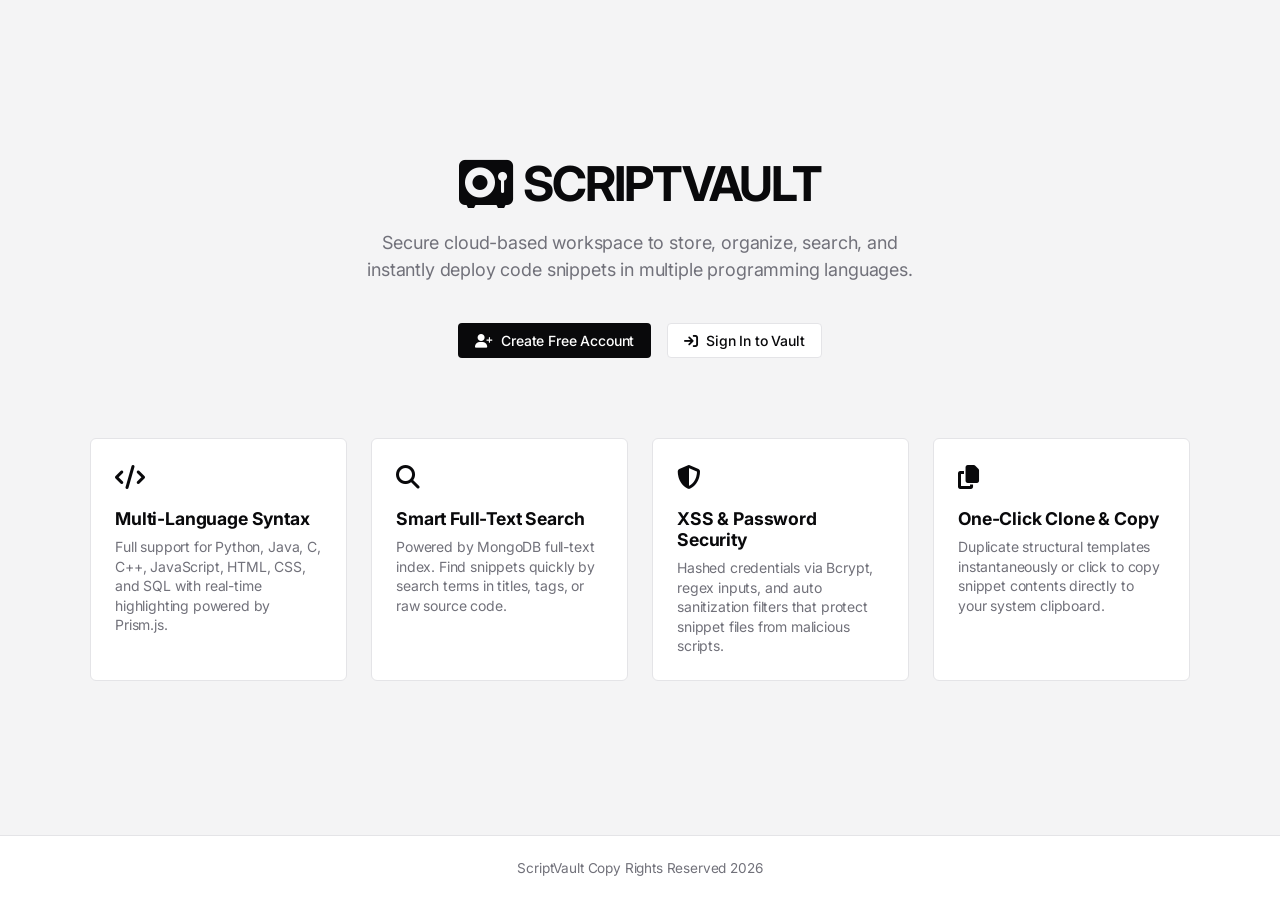
<file: frontend/index.html>
<!DOCTYPE html>
<html lang="en">
<head>
    <meta charset="UTF-8">
    <meta name="viewport" content="width=device-width, initial-scale=1.0">
    <title>ScriptVault - Automated Multi-Language Code Snippet Manager</title>
    <link rel="stylesheet" href="https://cdnjs.cloudflare.com/ajax/libs/font-awesome/6.4.0/css/all.min.css">
    <link rel="stylesheet" href="css/style.css?v=4">
</head>
<body>
    <div class="landing-hero">
        <h1 class="brand-title">
            <i class="fa-solid fa-vault"></i> SCRIPTVAULT
        </h1>
        <p class="landing-tagline">
            Secure cloud-based workspace to store, organize, search, and instantly deploy code snippets in multiple programming languages.
        </p>
        
        <div class="hero-actions">
            <a href="/register" class="btn btn-primary">
                <i class="fa-solid fa-user-plus"></i> Create Free Account
            </a>
            <a href="/login" class="btn btn-secondary">
                <i class="fa-solid fa-arrow-right-to-bracket"></i> Sign In to Vault
            </a>
        </div>

        <div class="features-grid">
            <div class="feature-card">
                <div class="feature-icon">
                    <i class="fa-solid fa-code"></i>
                </div>
                <h3>Multi-Language Syntax</h3>
                <p>Full support for Python, Java, C, C++, JavaScript, HTML, CSS, and SQL with real-time highlighting powered by Prism.js.</p>
            </div>
            
            <div class="feature-card">
                <div class="feature-icon">
                    <i class="fa-solid fa-magnifying-glass"></i>
                </div>
                <h3>Smart Full-Text Search</h3>
                <p>Powered by MongoDB full-text index. Find snippets quickly by search terms in titles, tags, or raw source code.</p>
            </div>
            
            <div class="feature-card">
                <div class="feature-icon">
                    <i class="fa-solid fa-shield-halved"></i>
                </div>
                <h3>XSS & Password Security</h3>
                <p>Hashed credentials via Bcrypt, regex inputs, and auto sanitization filters that protect snippet files from malicious scripts.</p>
            </div>

            <div class="feature-card">
                <div class="feature-icon">
                    <i class="fa-solid fa-copy"></i>
                </div>
                <h3>One-Click Clone & Copy</h3>
                <p>Duplicate structural templates instantaneously or click to copy snippet contents directly to your system clipboard.</p>
            </div>
        </div>
    </div>

    <footer class="landing-footer">
        <p>ScriptVault Copy Rights Reserved 2026</p>
    </footer>

    <script>
        if (localStorage.getItem("user")) {
            window.location.href = "/dashboard";
        }
</script>
</body>
</html>
</file>
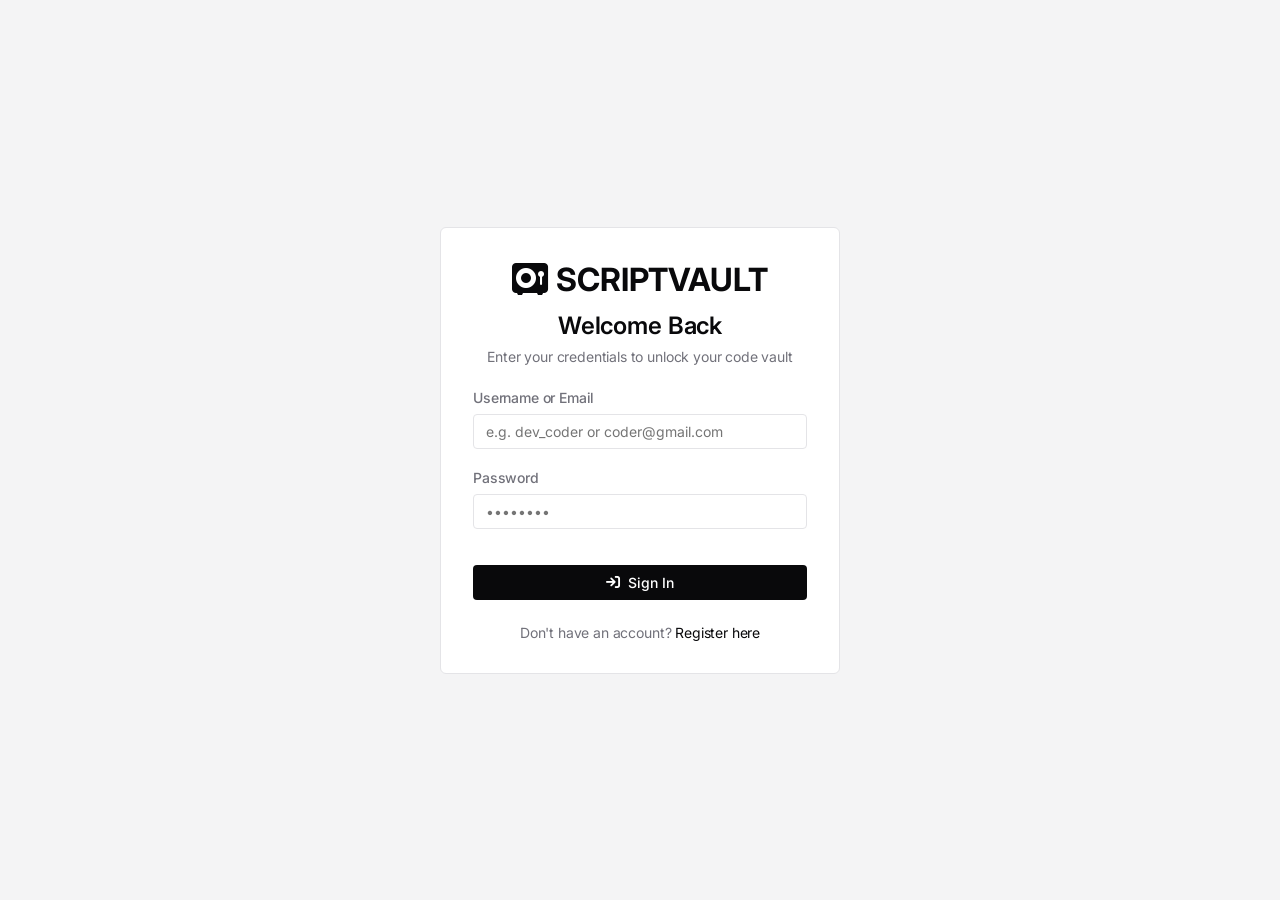
<file: frontend/login.html>
<!DOCTYPE html>
<html lang="en">
<head>
    <meta charset="UTF-8">
    <meta name="viewport" content="width=device-width, initial-scale=1.0">
    <title>Login - ScriptVault</title>
    <link rel="stylesheet" href="https://cdnjs.cloudflare.com/ajax/libs/font-awesome/6.4.0/css/all.min.css">
    <link rel="stylesheet" href="css/style.css?v=4">
</head>
<body>
    <div class="auth-container">
        <div class="auth-card">
            <div class="auth-header">
                <h1 class="sidebar-logo" style="justify-content: center; font-size: 2rem; margin-bottom: 0.75rem;">
                    <i class="fa-solid fa-vault"></i> SCRIPTVAULT
                </h1>
                <h2>Welcome Back</h2>
                <p>Enter your credentials to unlock your code vault</p>
            </div>
            
            <form id="login-form">
                <div class="form-group">
                    <label for="username">Username or Email</label>
                    <input type="text" id="username" class="form-control" required placeholder="e.g. dev_coder or coder@gmail.com">
                </div>
                
                <div class="form-group">
                    <label for="password">Password</label>
                    <input type="password" id="password" class="form-control" required placeholder="••••••••">
                </div>
                
                <button type="submit" class="btn btn-primary" style="width: 100%; margin-top: 1rem;">
                    <i class="fa-solid fa-arrow-right-to-bracket"></i> Sign In
                </button>
            </form>
            
            <div class="auth-footer">
                Don't have an account? <a href="/register">Register here</a>
            </div>
        </div>
    </div>

    <div class="toast-container" id="toast-container"></div>

    <script src="js/auth.js"></script>
    <script>
        if (localStorage.getItem("user")) {
            window.location.href = "/dashboard";
        }
</script>
</body>
</html>
</file>
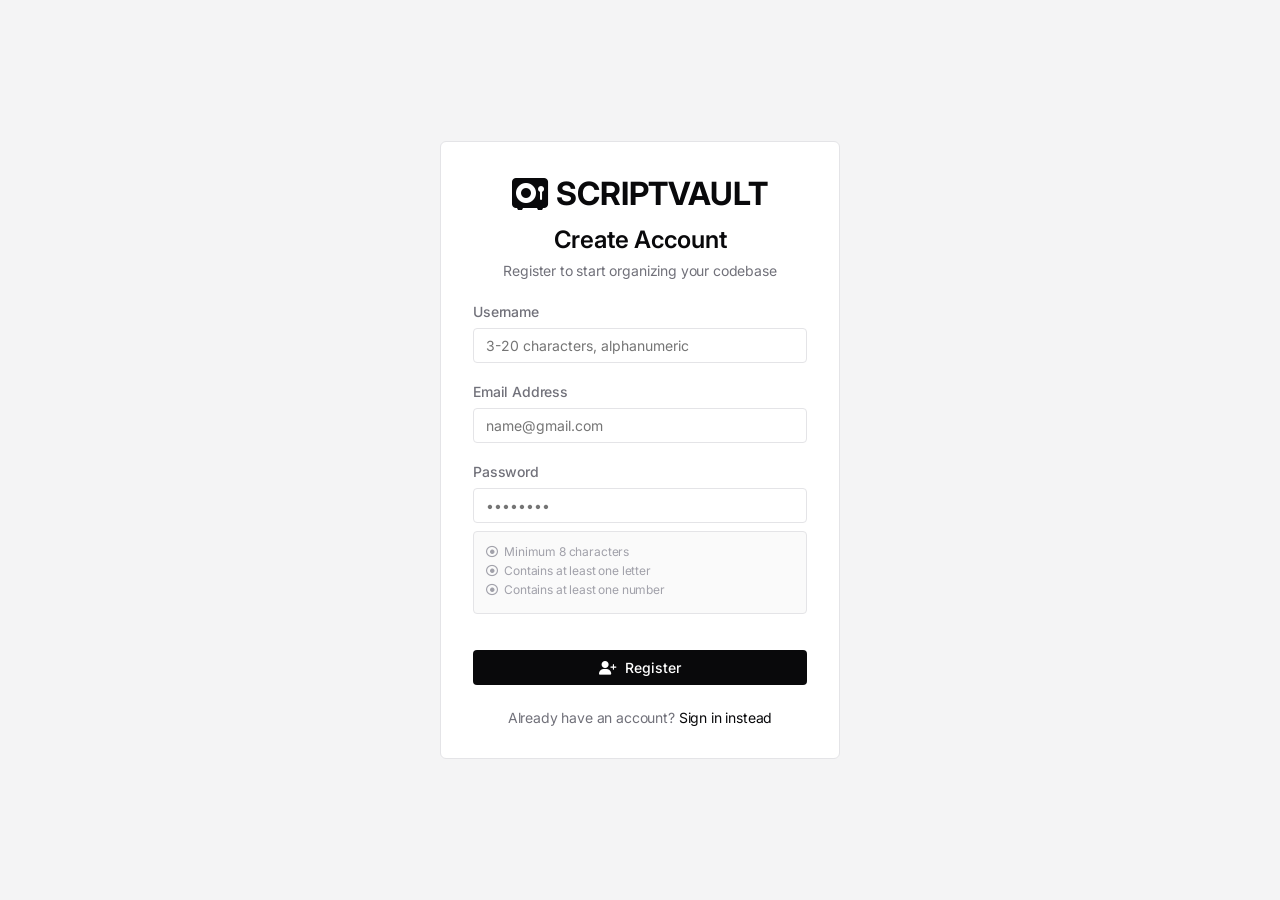
<file: frontend/register.html>
<!DOCTYPE html>
<html lang="en">
<head>
    <meta charset="UTF-8">
    <meta name="viewport" content="width=device-width, initial-scale=1.0">
    <title>Register - ScriptVault</title>
    <link rel="stylesheet" href="https://cdnjs.cloudflare.com/ajax/libs/font-awesome/6.4.0/css/all.min.css">
    <link rel="stylesheet" href="css/style.css?v=4">
</head>
<body>
    <div class="auth-container">
        <div class="auth-card">
            <div class="auth-header">
                <h1 class="sidebar-logo" style="justify-content: center; font-size: 2rem; margin-bottom: 0.75rem;">
                    <i class="fa-solid fa-vault"></i> SCRIPTVAULT
                </h1>
                <h2>Create Account</h2>
                <p>Register to start organizing your codebase</p>
            </div>
            
            <form id="register-form">
                <div class="form-group">
                    <label for="username">Username</label>
                    <input type="text" id="username" class="form-control" required placeholder="3-20 characters, alphanumeric">
                </div>
                
                <div class="form-group">
                    <label for="email">Email Address</label>
                    <input type="email" id="email" class="form-control" required placeholder="name@gmail.com">
                </div>
                
                <div class="form-group">
                    <label for="password">Password</label>
                    <input type="password" id="password" class="form-control" required placeholder="••••••••">
                    <div class="password-checklist">
                        <div class="password-checklist-item" id="req-length">
                            <i class="fa-regular fa-circle-dot"></i> Minimum 8 characters
                        </div>
                        <div class="password-checklist-item" id="req-letter">
                            <i class="fa-regular fa-circle-dot"></i> Contains at least one letter
                        </div>
                        <div class="password-checklist-item" id="req-number">
                            <i class="fa-regular fa-circle-dot"></i> Contains at least one number
                        </div>
                    </div>
                </div>
                
                <button type="submit" id="btn-register" class="btn btn-primary" style="width: 100%; margin-top: 1rem;" disabled>
                    <i class="fa-solid fa-user-plus"></i> Register
                </button>
            </form>
            
            <div class="auth-footer">
                Already have an account? <a href="/login">Sign in instead</a>
            </div>
        </div>
    </div>

    <div class="toast-container" id="toast-container"></div>

    <script src="js/auth.js"></script>
    <script>
        if (localStorage.getItem("user")) {
            window.location.href = "/dashboard";
        }
</script>
</body>
</html>
</file>
<file: frontend/css/style.css>
@import url('https://fonts.googleapis.com/css2?family=Inter:wght@300;400;500;600;700&family=JetBrains+Mono:wght@400;500;600&display=swap');

:root {
    --bg-main: #f4f4f5;
    --bg-sidebar: #ffffff;
    --bg-card: #ffffff;
    --border-color: #e4e4e7;
    --border-focus: #a1a1aa;

    --text-primary: #09090b;
    --text-secondary: #71717a;
    --text-muted: #a1a1aa;

    --color-success: #10b981;
    --color-danger: #ef4444;
    --color-warning: #f59e0b;

    --font-ui: 'Inter', sans-serif;
    --font-code: 'JetBrains Mono', monospace;

    --transition-speed: 0.15s;
}

* {
    margin: 0;
    padding: 0;
    box-sizing: border-box;
}

body {
    background-color: var(--bg-main);
    color: var(--text-primary);
    font-family: var(--font-ui);
    min-height: 100vh;
    display: flex;
    flex-direction: column;
    overflow-x: hidden;
    letter-spacing: -0.01em;
}

::-webkit-scrollbar {
    width: 6px;
    height: 6px;
}
::-webkit-scrollbar-track {
    background: var(--bg-main);
}
::-webkit-scrollbar-thumb {
    background: #e4e4e7;
    border-radius: 3px;
}
::-webkit-scrollbar-thumb:hover {
    background: #d4d4d8;
}

a {
    color: var(--text-primary);
    text-decoration: none;
    transition: opacity var(--transition-speed);
}
a:hover {
    opacity: 0.8;
}

.btn, .nav-item, .sidebar-logo {
    text-decoration: none !important;
}

.btn {
    display: inline-flex;
    align-items: center;
    justify-content: center;
    gap: 0.5rem;
    padding: 0.5rem 1rem;
    font-size: 0.875rem;
    font-weight: 500;
    border-radius: 4px;
    cursor: pointer;
    transition: background-color var(--transition-speed), border-color var(--transition-speed), opacity var(--transition-speed);
    font-family: var(--font-ui);
    border: 1px solid transparent;
}

.btn-primary {
    background-color: #09090b;
    color: #ffffff;
}
.btn-primary:hover {
    background-color: #27272a;
}

.btn-secondary {
    background-color: #ffffff;
    color: var(--text-primary);
    border: 1px solid var(--border-color);
}
.btn-secondary:hover {
    background-color: #f4f4f5;
}

.btn-danger {
    background-color: #fee2e2;
    color: #b91c1c;
    border: 1px solid #fca5a5;
}
.btn-danger:hover {
    background-color: #fca5a5;
}

.btn-icon {
    padding: 0.5rem;
    border-radius: 4px;
    background: #ffffff;
    color: var(--text-secondary);
    border: 1px solid var(--border-color);
    cursor: pointer;
    transition: all var(--transition-speed);
}
.btn-icon:hover {
    color: var(--text-primary);
    background: #f4f4f5;
}
.btn-icon.active {
    background: #f4f4f5;
    color: var(--text-primary);
    border-color: var(--border-focus);
}

.form-group {
    margin-bottom: 1.25rem;
}

.form-group label {
    display: block;
    margin-bottom: 0.5rem;
    font-size: 0.875rem;
    font-weight: 500;
    color: var(--text-secondary);
}

.form-control {
    width: 100%;
    padding: 0.5rem 0.75rem;
    background: #ffffff;
    border: 1px solid var(--border-color);
    border-radius: 4px;
    color: var(--text-primary);
    font-family: var(--font-ui);
    font-size: 0.875rem;
    transition: border-color var(--transition-speed);
}
.form-control:focus {
    outline: none;
    border-color: var(--border-focus);
}

textarea.form-control {
    font-family: var(--font-code);
    resize: vertical;
    min-height: 180px;
}

.toast-container {
    position: fixed;
    bottom: 2rem;
    right: 2rem;
    z-index: 9999;
    display: flex;
    flex-direction: column;
    gap: 0.75rem;
}

.toast {
    min-width: 280px;
    padding: 0.75rem 1rem;
    background: #ffffff;
    border: 1px solid var(--border-color);
    border-radius: 4px;
    color: var(--text-primary);
    display: flex;
    align-items: center;
    justify-content: space-between;
    font-size: 0.875rem;
    animation: slideIn var(--transition-speed) forwards;
}

.toast.error {
    border-color: var(--color-danger);
    background-color: #fef2f2;
}
.toast.success {
    border-color: var(--color-success);
    background-color: #ecfdf5;
}
.toast.warning {
    border-color: var(--color-warning);
    background-color: #fffbeb;
}

.toast-close {
    background: transparent;
    border: none;
    color: var(--text-muted);
    cursor: pointer;
    font-size: 1rem;
    margin-left: 1rem;
}
.toast-close:hover {
    color: var(--text-primary);
}

@keyframes slideIn {
    from { transform: translateY(10px); opacity: 0; }
    to { transform: translateY(0); opacity: 1; }
}
@keyframes fadeOut {
    to { opacity: 0; transform: translateY(10px); }
}

.landing-hero {
    flex: 1;
    display: flex;
    flex-direction: column;
    align-items: center;
    justify-content: center;
    padding: 6rem 2rem;
    text-align: center;
}

.brand-title {
    font-size: 3rem;
    font-weight: 700;
    letter-spacing: -0.04em;
    color: #09090b;
    margin-bottom: 1rem;
    display: flex;
    align-items: center;
    gap: 0.75rem;
}

.landing-tagline {
    font-size: 1.125rem;
    color: var(--text-secondary);
    max-width: 580px;
    margin-bottom: 2.5rem;
    line-height: 1.5;
}

.hero-actions {
    display: flex;
    gap: 1rem;
    margin-bottom: 5rem;
}

.features-grid {
    display: grid;
    grid-template-columns: repeat(4, 1fr);
    gap: 1.5rem;
    max-width: 1100px;
    width: 100%;
}

.feature-card {
    background: #ffffff;
    border: 1px solid var(--border-color);
    border-radius: 6px;
    padding: 1.5rem;
    text-align: left;
    transition: border-color var(--transition-speed);
}
.feature-card:hover {
    border-color: var(--border-focus);
}

.feature-icon {
    font-size: 1.5rem;
    color: #09090b;
    margin-bottom: 1rem;
}

.feature-card h3 {
    font-size: 1.1rem;
    margin-bottom: 0.5rem;
    color: #09090b;
}

.feature-card p {
    color: var(--text-secondary);
    font-size: 0.875rem;
    line-height: 1.4;
}

.auth-container {
    min-height: 100vh;
    display: flex;
    align-items: center;
    justify-content: center;
    padding: 2rem;
}

.auth-card {
    background: #ffffff;
    border: 1px solid var(--border-color);
    border-radius: 6px;
    width: 100%;
    max-width: 400px;
    padding: 2rem;
}

.auth-header {
    text-align: center;
    margin-bottom: 1.5rem;
}

.auth-header h2 {
    font-size: 1.5rem;
    font-weight: 600;
    margin-bottom: 0.5rem;
}

.auth-header p {
    color: var(--text-secondary);
    font-size: 0.875rem;
}

.auth-footer {
    text-align: center;
    margin-top: 1.5rem;
    font-size: 0.875rem;
    color: var(--text-secondary);
}

.password-checklist {
    background: #fafafa;
    padding: 0.75rem;
    border-radius: 4px;
    margin-top: 0.5rem;
    font-size: 0.75rem;
    color: var(--text-muted);
    border: 1px solid var(--border-color);
}
.password-checklist-item {
    display: flex;
    align-items: center;
    gap: 0.4rem;
    margin-bottom: 0.25rem;
}
.password-checklist-item.valid {
    color: var(--color-success);
}
.password-checklist-item.valid i {
    color: var(--color-success);
}

.app-layout {
    display: flex;
    min-height: 100vh;
}

.app-sidebar {
    width: 260px;
    background-color: var(--bg-sidebar);
    border-right: 1px solid var(--border-color);
    display: flex;
    flex-direction: column;
    position: fixed;
    height: 100vh;
    z-index: 100;
}

.sidebar-header {
    padding: 1.25rem 1.5rem;
    border-bottom: 1px solid var(--border-color);
}

.sidebar-logo {
    font-size: 1.1rem;
    font-weight: 700;
    display: flex;
    align-items: center;
    gap: 0.5rem;
    color: #09090b;
    text-decoration: none;
}

.sidebar-logo i {
    color: #09090b;
}

.sidebar-nav {
    flex: 1;
    padding: 1rem;
    display: flex;
    flex-direction: column;
    gap: 0.25rem;
    overflow-y: auto;
}

.nav-item {
    display: flex;
    align-items: center;
    gap: 0.75rem;
    padding: 0.5rem 0.75rem;
    border-radius: 4px;
    color: var(--text-secondary);
    font-weight: 500;
    font-size: 0.875rem;
    transition: all var(--transition-speed);
    cursor: pointer;
    border: none;
    background: transparent;
    text-align: left;
    width: 100%;
}
.nav-item:hover {
    color: var(--text-primary);
    background: #f4f4f5;
}
.nav-item.active {
    background: #f4f4f5;
    color: #09090b;
    border: 1px solid var(--border-color);
}

.nav-heading {
    font-size: 0.75rem;
    font-weight: 600;
    text-transform: uppercase;
    letter-spacing: 0.05em;
    color: var(--text-muted);
    margin: 1rem 0 0.5rem 0.75rem;
}

.sidebar-footer {
    padding: 1rem 1.25rem;
    border-top: 1px solid var(--border-color);
    background: #fafafa;
}

.user-profile {
    display: flex;
    align-items: center;
    gap: 0.75rem;
    margin-bottom: 0.75rem;
}

.user-avatar {
    width: 32px;
    height: 32px;
    border-radius: 50%;
    background: #e4e4e7;
    display: flex;
    align-items: center;
    justify-content: center;
    font-weight: 600;
    color: #09090b;
    font-size: 0.85rem;
    border: 1px solid var(--border-color);
}

.user-info {
    overflow: hidden;
}

.user-name {
    font-size: 0.8rem;
    font-weight: 600;
    white-space: nowrap;
    text-overflow: ellipsis;
    overflow: hidden;
}

.user-email {
    font-size: 0.75rem;
    color: var(--text-secondary);
    white-space: nowrap;
    text-overflow: ellipsis;
    overflow: hidden;
}

.app-main {
    margin-left: 260px;
    flex: 1;
    display: flex;
    flex-direction: column;
    min-height: 100vh;
}

.app-header {
    padding: 1rem 1.5rem;
    border-bottom: 1px solid var(--border-color);
    display: flex;
    align-items: center;
    justify-content: space-between;
    gap: 2rem;
    background: #ffffff;
}

.search-wrapper {
    position: relative;
    max-width: 400px;
    width: 100%;
}

.search-icon {
    position: absolute;
    left: 0.75rem;
    top: 50%;
    transform: translateY(-50%);
    color: var(--text-muted);
    font-size: 0.875rem;
}

.search-input {
    width: 100%;
    padding: 0.5rem 0.75rem 0.5rem 2rem;
    background: #ffffff;
    border: 1px solid var(--border-color);
    border-radius: 4px;
    color: var(--text-primary);
    font-family: var(--font-ui);
    font-size: 0.875rem;
    transition: border-color var(--transition-speed);
}
.search-input:focus {
    outline: none;
    border-color: var(--border-focus);
}

.header-actions {
    display: flex;
    align-items: center;
    gap: 1rem;
}

.app-content {
    flex: 1;
    padding: 1.5rem;
}

.content-header {
    display: flex;
    justify-content: space-between;
    align-items: center;
    margin-bottom: 1.5rem;
}

.content-title {
    font-size: 1.25rem;
    font-weight: 600;
}

.snippet-grid {
    display: grid;
    grid-template-columns: repeat(auto-fill, minmax(320px, 1fr));
    gap: 1.5rem;
}

.snippet-card {
    background: #ffffff;
    border: 1px solid var(--border-color);
    border-radius: 6px;
    padding: 1.25rem;
    display: flex;
    flex-direction: column;
    transition: border-color var(--transition-speed);
    height: 380px; 
}
.snippet-card:hover {
    border-color: var(--border-focus);
}

.card-header {
    display: flex;
    justify-content: space-between;
    align-items: flex-start;
    gap: 1rem;
    margin-bottom: 0.5rem;
}

.snippet-title {
    font-size: 1rem;
    font-weight: 600;
    line-height: 1.4;
    white-space: nowrap;
    overflow: hidden;
    text-overflow: ellipsis;
    color: var(--text-primary);
}

.lang-badge {
    padding: 0.15rem 0.4rem;
    font-size: 0.7rem;
    font-weight: 600;
    border-radius: 3px;
    text-transform: uppercase;
    letter-spacing: 0.05em;
    background: #f4f4f5;
    color: var(--text-primary);
    border: 1px solid var(--border-color);
    flex-shrink: 0;
}

.card-meta {
    font-size: 0.75rem;
    color: var(--text-muted);
    margin-bottom: 0.5rem;
    display: flex;
    align-items: center;
    gap: 0.5rem;
}

.tag-list {
    display: flex;
    flex-wrap: wrap;
    gap: 0.3rem;
    margin-bottom: 0.75rem;
    min-height: 22px;
    max-height: 48px;
    overflow: hidden;
}

.tag-pill {
    padding: 0.1rem 0.4rem;
    font-size: 0.7rem;
    border-radius: 3px;
    background: #f4f4f5;
    color: var(--text-secondary);
    border: 1px solid var(--border-color);
}

.code-container {
    position: relative;
    flex: 1;
    border-radius: 4px;
    overflow: hidden;
    border: 1px solid #27272a;
    background: #18181b; 
    margin-bottom: 0.75rem;
}

.code-container pre {
    margin: 0 !important;
    padding: 0.75rem !important;
    height: 100% !important;
    overflow: auto !important;
    font-family: var(--font-code) !important;
    font-size: 0.75rem !important;
}

.code-actions-overlay {
    position: absolute;
    top: 0.35rem;
    right: 0.35rem;
    display: flex;
    gap: 0.25rem;
    opacity: 0;
    transition: opacity var(--transition-speed);
    z-index: 10;
}

.code-container:hover .code-actions-overlay {
    opacity: 1;
}

.card-footer {
    display: flex;
    justify-content: space-between;
    align-items: center;
    padding-top: 0.75rem;
    border-top: 1px solid var(--border-color);
}

.card-actions-left, .card-actions-right {
    display: flex;
    gap: 0.35rem;
}

.page-container {
    max-width: 720px;
    margin: 0 auto;
    padding: 1.5rem 0;
}

.page-header {
    margin-bottom: 1.5rem;
    display: flex;
    align-items: center;
    gap: 1rem;
}

.page-card {
    background: #ffffff;
    border: 1px solid var(--border-color);
    border-radius: 6px;
    padding: 2rem;
}

.form-actions {
    display: flex;
    justify-content: flex-end;
    gap: 0.75rem;
    margin-top: 1.5rem;
    padding-top: 1.25rem;
    border-top: 1px solid var(--border-color);
}

.empty-state {
    grid-column: 1 / -1;
    text-align: center;
    padding: 3rem 1.5rem;
    background: #ffffff;
    border: 1px dashed var(--border-color);
    border-radius: 6px;
    color: var(--text-secondary);
}

.empty-state-icon {
    font-size: 2.5rem;
    color: var(--text-muted);
    margin-bottom: 1rem;
}

.empty-state h3 {
    margin-bottom: 0.5rem;
    color: var(--text-primary);
}

.empty-state p {
    margin-bottom: 1.25rem;
    font-size: 0.875rem;
}

@media (max-width: 1024px) {
    .snippet-grid {
        grid-template-columns: repeat(auto-fill, minmax(280px, 1fr));
    }
}

@media (max-width: 768px) {
    .app-layout {
        flex-direction: column;
    }

    .app-sidebar {
        width: 100%;
        height: auto;
        position: relative;
        border-right: none;
        border-bottom: 1px solid var(--border-color);
    }

    .sidebar-nav {
        flex-direction: row;
        overflow-x: auto;
        padding: 0.5rem;
        gap: 0.35rem;
    }

    .nav-heading {
        display: none;
    }

    .nav-item {
        padding: 0.4rem 0.6rem;
        white-space: nowrap;
        font-size: 0.8rem;
    }
    .nav-item.active {
        border: 1px solid var(--border-color);
    }

    .sidebar-footer {
        display: flex;
        align-items: center;
        justify-content: space-between;
        padding: 0.5rem 0.75rem;
    }

    .user-profile {
        margin-bottom: 0;
    }

    .app-main {
        margin-left: 0;
    }

    .app-header {
        flex-direction: column;
        align-items: stretch;
        padding: 0.75rem;
        gap: 0.75rem;
    }

    .search-wrapper {
        max-width: 100%;
    }

    .app-content {
        padding: 0.75rem;
    }

    .content-header {
        flex-direction: column;
        align-items: flex-start;
        gap: 0.75rem;
    }

    .landing-hero {
        padding: 3rem 1rem;
    }

    .brand-title {
        font-size: 2rem;
    }

    .hero-actions {
        flex-direction: column;
        width: 100%;
        max-width: 280px;
    }

    .features-grid {
        grid-template-columns: repeat(2, 1fr);
    }
}

@media (max-width: 480px) {
    .features-grid {
        grid-template-columns: 1fr;
    }
}

.modal-backdrop {
    position: fixed;
    top: 0;
    left: 0;
    width: 100%;
    height: 100%;
    background: rgba(0, 0, 0, 0.4);
    display: flex;
    align-items: center;
    justify-content: center;
    z-index: 1000;
}

.run-card {
    background: #ffffff;
    border: 1px solid var(--border-color);
    border-radius: 6px;
    width: 90%;
    max-width: 680px;
    padding: 1.5rem;
    display: flex;
    flex-direction: column;
    gap: 1rem;
}

.run-card-header {
    display: flex;
    justify-content: space-between;
    align-items: center;
    border-bottom: 1px solid var(--border-color);
    padding-bottom: 0.75rem;
}

.landing-footer {
    text-align: center;
    padding: 1.5rem 1rem;
    font-size: 0.85rem;
    color: var(--text-secondary);
    border-top: 1px solid var(--border-color);
    background-color: var(--bg-sidebar);
    width: 100%;
}

.btn-fav {
    transition: transform 0.15s ease, color 0.15s ease;
}
.btn-fav:hover {
    transform: scale(1.15);
}
.btn-fav:active {
    transform: scale(0.9);
}
.fav-active {
    animation: popFav 0.25s cubic-bezier(0.175, 0.885, 0.32, 1.275);
}

@keyframes popFav {
    0% { transform: scale(0.5); }
    70% { transform: scale(1.2); }
    100% { transform: scale(1); }
}

.export-dropdown-menu {
    border: 1px solid var(--border-color);
    background: #ffffff;
    box-shadow: 0 4px 12px rgba(0, 0, 0, 0.08);
    display: none;
    flex-direction: column;
    padding: 0.25rem 0;
    border-radius: 4px;
    z-index: 50;
}
.export-dropdown-menu button {
    transition: background var(--transition-speed);
}
.export-dropdown-menu button:hover {
    background: #f4f4f5;
}

.modal-backdrop {
    animation: fadeIn var(--transition-speed) forwards;
}

@keyframes fadeIn {
    from { opacity: 0; }
    to { opacity: 1; }
}

.note-item {
    padding: 0.85rem 1.25rem;
    border-bottom: 1px solid var(--border-color);
    cursor: pointer;
    background: transparent;
    transition: background-color var(--transition-speed), border-left-color var(--transition-speed);
    display: flex;
    flex-direction: column;
    gap: 0.25rem;
    border-left: 3px solid transparent;
    text-align: left;
    width: 100%;
}
.note-item:hover {
    background-color: #f4f4f5;
}
.note-item.active {
    background-color: #eff6ff;
    border-left-color: #3b82f6;
}
.note-item-title {
    font-weight: 600;
    font-size: 0.875rem;
    color: var(--text-primary);
    white-space: nowrap;
    overflow: hidden;
    text-overflow: ellipsis;
}
.note-item-snippet {
    font-size: 0.75rem;
    color: var(--text-secondary);
    white-space: nowrap;
    overflow: hidden;
    text-overflow: ellipsis;
}
.note-item-date {
    font-size: 0.65rem;
    color: var(--text-muted);
}

.note-editor-title {
    transition: border-bottom-color var(--transition-speed);
}
.note-editor-title:focus {
    border-bottom-color: var(--border-focus) !important;
}

.note-editor-textarea {
    outline: none;
    border: none;
    resize: none;
}

.markdown-body h1, .markdown-body h2, .markdown-body h3 {
    margin-top: 1rem;
    margin-bottom: 0.5rem;
    color: #09090b;
    font-weight: 600;
}
.markdown-body h1 { font-size: 1.35rem; border-bottom: 1px solid var(--border-color); padding-bottom: 0.25rem; }
.markdown-body h2 { font-size: 1.15rem; }
.markdown-body h3 { font-size: 1rem; }
.markdown-body p { margin-bottom: 0.75rem; font-size: 0.875rem; color: #374151; }
.markdown-body ul, .markdown-body ol { margin-left: 1.25rem; margin-bottom: 0.75rem; font-size: 0.875rem; }
.markdown-body li { margin-bottom: 0.25rem; }
.markdown-body code { font-family: var(--font-code); background: #f4f4f5; padding: 0.15rem 0.3rem; border-radius: 3px; font-size: 0.8rem; }
.markdown-body pre { background: #09090b; color: #f4f4f5; padding: 0.75rem; border-radius: 4px; overflow-x: auto; margin-bottom: 0.75rem; font-family: var(--font-code); font-size: 0.75rem; }
.markdown-body pre code { background: transparent; padding: 0; font-size: inherit; color: inherit; }
.markdown-body blockquote { border-left: 4px solid var(--border-color); padding-left: 0.75rem; color: var(--text-secondary); font-style: italic; margin-bottom: 0.75rem; }

.playground-tab-btn {
    background: transparent;
    border: none;
    outline: none;
    cursor: pointer;
    font-size: 0.75rem;
    font-weight: 600;
    color: var(--text-secondary);
    padding: 0.5rem 1rem;
    border-bottom: 2px solid transparent;
    transition: all var(--transition-speed);
    display: flex;
    align-items: center;
    gap: 0.35rem;
    height: 100%;
}
.playground-tab-btn:hover {
    color: var(--text-primary);
}
.playground-tab-btn.active {
    color: #6366f1;
    border-bottom-color: #6366f1;
}

.playground-tab-content {
    height: 100%;
}

.notepad-tool-btn {
    background: transparent;
    border: 1px solid transparent;
    border-radius: 4px;
    padding: 0.25rem 0.45rem;
    font-size: 0.75rem;
    color: #475569;
    cursor: pointer;
    display: inline-flex;
    align-items: center;
    justify-content: center;
    gap: 0.2rem;
    transition: all 0.15s ease;
}
.notepad-tool-btn:hover {
    background: #e2e8f0;
    color: #0f172a;
}
.notepad-tool-btn.active {
    background: #cbd5e1;
    color: #0f172a;
    font-weight: 600;
}
.toolbar-divider {
    height: 16px;
    width: 1px;
    background: #cbd5e1;
    margin: 0 0.25rem;
}

.focus-writing-mode {
    position: fixed !important;
    top: 0 !important;
    left: 0 !important;
    right: 0 !important;
    bottom: 0 !important;
    z-index: 9999 !important;
    width: 100vw !important;
    height: 100vh !important;
    background: #ffffff !important;
}

.dropdown-item {
    width: 100%;
    text-align: left;
    background: none;
    border: none;
    padding: 0.45rem 0.85rem;
    font-size: 0.75rem;
    color: #1e293b;
    cursor: pointer;
    display: flex;
    align-items: center;
    gap: 0.5rem;
    transition: background 0.15s ease;
}
.dropdown-item:hover {
    background: #f1f5f9;
}

#excel-grid-table th {
    background: #f1f5f9;
    color: #334155;
    font-weight: 600;
    padding: 0.35rem 0.5rem;
    border: 1px solid #cbd5e1;
    text-align: center;
    position: sticky;
    top: 0;
    z-index: 10;
    min-width: 80px;
}
#excel-grid-table th.row-header {
    width: 40px;
    min-width: 40px;
    max-width: 40px;
    left: 0;
    z-index: 11;
}
#excel-grid-table td {
    border: 1px solid #cbd5e1;
    padding: 0;
    height: 28px;
    background: #ffffff;
}
#excel-grid-table td input {
    width: 100%;
    height: 100%;
    border: none;
    outline: none;
    padding: 0.2rem 0.4rem;
    font-size: 0.8rem;
    background: transparent;
    font-family: inherit;
    color: inherit;
}
#excel-grid-table td input:focus {
    outline: 2px solid #107c41;
    outline-offset: -2px;
    background: #f0fdf4 !important;
}
#excel-grid-table td.active-cell {
    background: #f0fdf4;
}

.notes-sidebar {
    min-height: 0 !important;
    max-height: 100% !important;
}

.notes-list, #notes-list-container {
    overflow-y: auto !important;
    overflow-x: hidden;
    max-height: 100% !important;
    min-height: 0 !important;
    flex: 1 1 auto !important;
}

.notes-list::-webkit-scrollbar, #notes-list-container::-webkit-scrollbar {
    width: 6px;
}

.notes-list::-webkit-scrollbar-track, #notes-list-container::-webkit-scrollbar-track {
    background: #f1f5f9;
}

.notes-list::-webkit-scrollbar-thumb, #notes-list-container::-webkit-scrollbar-thumb {
    background: #cbd5e1;
    border-radius: 4px;
}

.notes-list::-webkit-scrollbar-thumb:hover, #notes-list-container::-webkit-scrollbar-thumb:hover {
    background: #94a3b8;
}

/* ========================================== */
/* NOTEPAD MARKDOWN & RICH TYPOGRAPHY STYLES  */
/* ========================================== */

.markdown-body {
    font-family: var(--font-ui, system-ui, -apple-system, sans-serif);
    color: #09090b !important;
    line-height: 1.7 !important;
    word-wrap: break-word !important;
}

.markdown-body h1 {
    font-size: 1.85rem !important;
    font-weight: 800 !important;
    color: #0f172a !important;
    border-bottom: 2px solid #6366f1 !important;
    padding-bottom: 0.4rem !important;
    margin-top: 1.25rem !important;
    margin-bottom: 0.75rem !important;
}

.markdown-body h2 {
    font-size: 1.5rem !important;
    font-weight: 700 !important;
    color: #1e293b !important;
    border-bottom: 1px solid #e2e8f0 !important;
    padding-bottom: 0.35rem !important;
    margin-top: 1.1rem !important;
    margin-bottom: 0.6rem !important;
}

.markdown-body h3 {
    font-size: 1.25rem !important;
    font-weight: 600 !important;
    color: #334155 !important;
    margin-top: 0.9rem !important;
    margin-bottom: 0.4rem !important;
}

.markdown-body strong, .markdown-body b {
    font-weight: 800 !important;
    color: #09090b !important;
}

.markdown-body em, .markdown-body i {
    font-style: italic !important;
    color: #334155 !important;
}

.markdown-body u {
    text-decoration: underline !important;
    text-decoration-color: #6366f1 !important;
    text-decoration-thickness: 2px !important;
}

.markdown-body del, .markdown-body s {
    text-decoration: line-through !important;
    color: #94a3b8 !important;
}

.markdown-body p {
    margin-bottom: 0.85rem !important;
}

.markdown-body ul, .markdown-body ol {
    padding-left: 1.5rem !important;
    margin-bottom: 0.85rem !important;
}

.markdown-body li {
    margin-bottom: 0.3rem !important;
}

.markdown-body blockquote {
    border-left: 4px solid #6366f1 !important;
    background: #f8fafc !important;
    padding: 0.75rem 1rem !important;
    margin: 1rem 0 !important;
    color: #475569 !important;
    font-style: italic !important;
    border-radius: 0 6px 6px 0 !important;
}

.markdown-body code {
    background: #f1f5f9 !important;
    color: #4f46e5 !important;
    padding: 0.2rem 0.45rem !important;
    border-radius: 4px !important;
    font-family: var(--font-code, monospace) !important;
    font-size: 0.88em !important;
}

.markdown-body pre {
    background: #09090b !important;
    color: #f8fafc !important;
    padding: 1rem !important;
    border-radius: 8px !important;
    overflow-x: auto !important;
    margin: 1rem 0 !important;
}

.markdown-body pre code {
    background: transparent !important;
    color: inherit !important;
    padding: 0 !important;
}

.markdown-body input[type="checkbox"] {
    margin-right: 0.4rem !important;
    transform: scale(1.1) !important;
    accent-color: #6366f1 !important;
}
</file>
